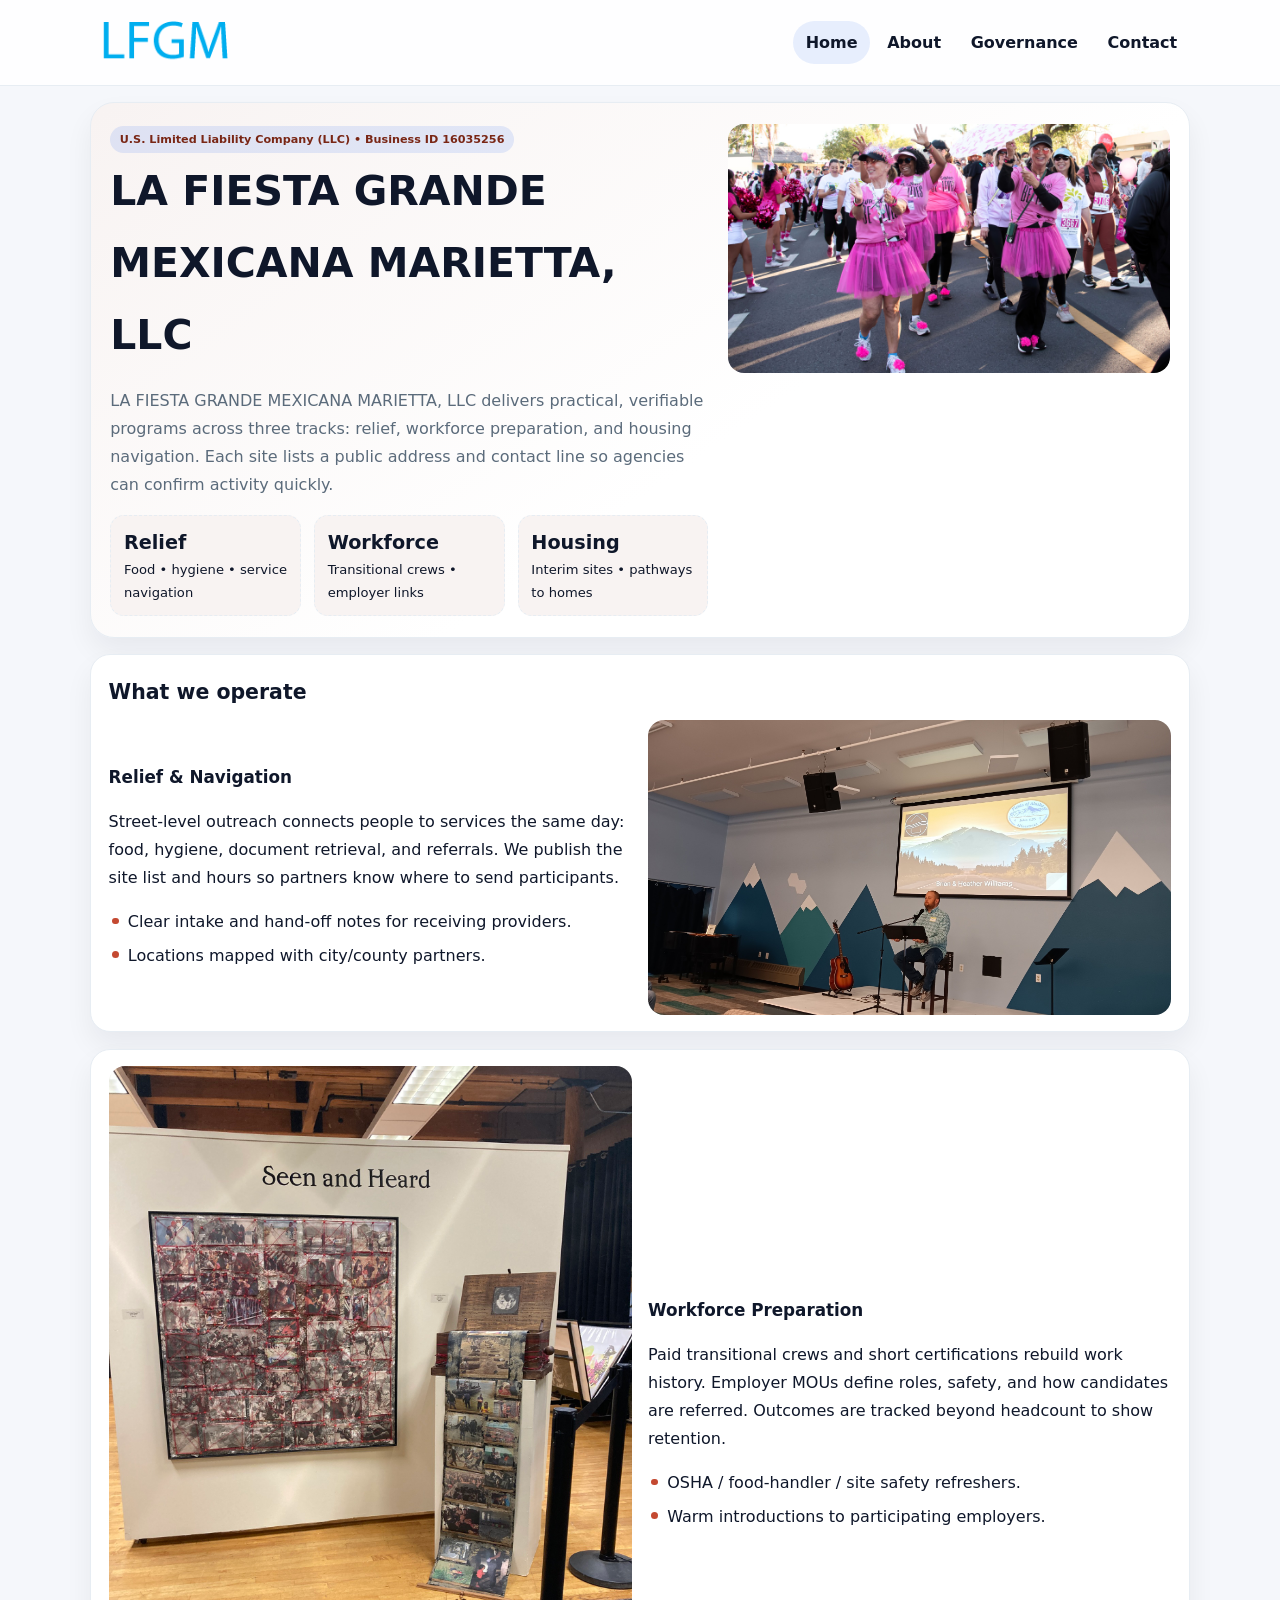
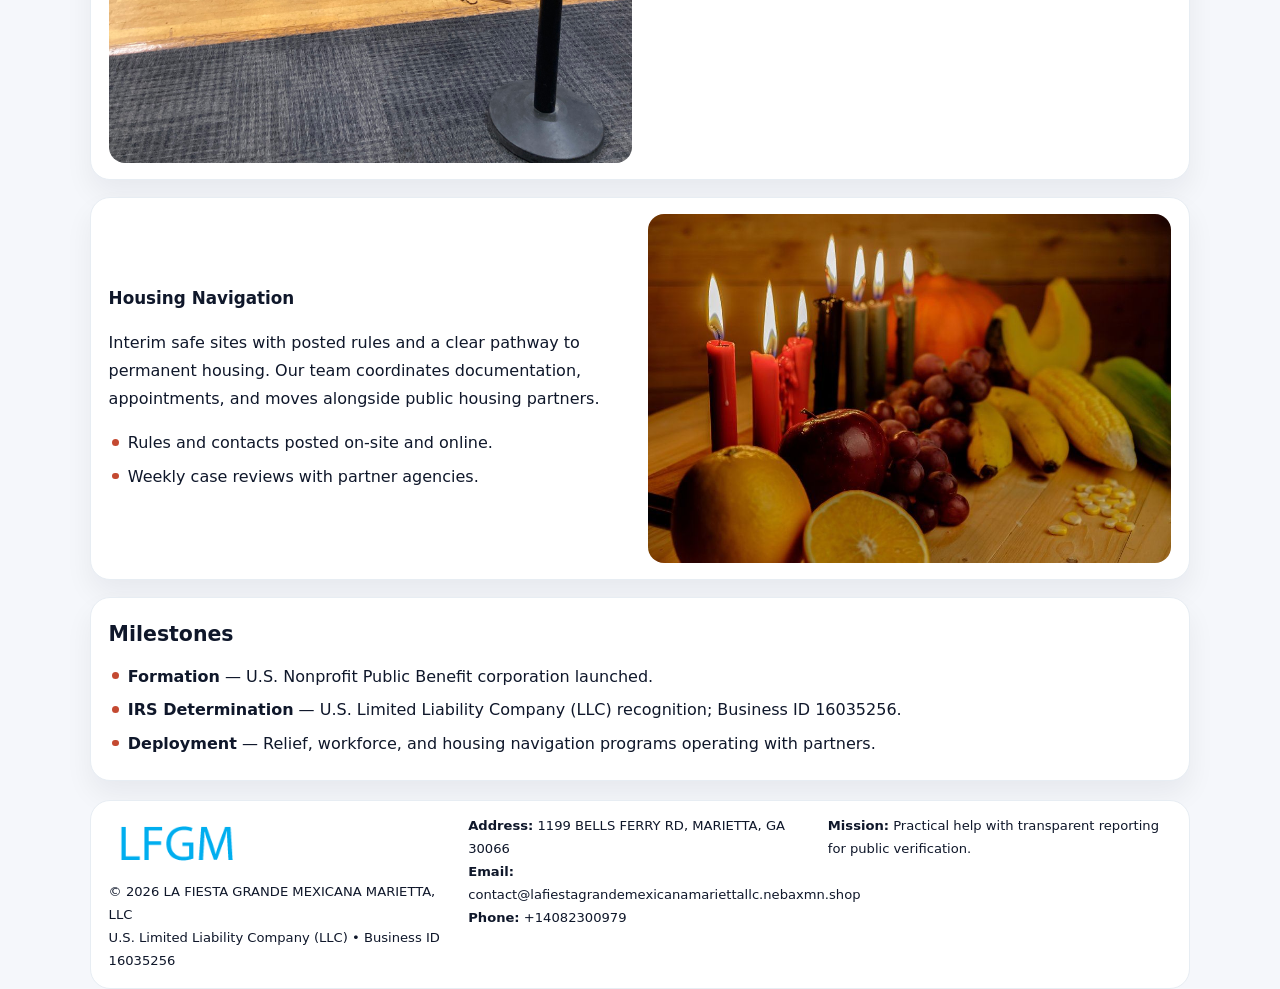
<file: index.html>
<!doctype html><html lang="en"><head>
<meta charset="utf-8">
<meta name="viewport" content="width=device-width,initial-scale=1">
<title>LA FIESTA GRANDE MEXICANA MARIETTA, LLC – Nonprofit • 2025</title>
<link rel="stylesheet" href="assets/styles.css">
<link rel="icon" href="images/logo.png">
<meta name="data-ein" content="16035256">
<meta name="data-name" content="LA FIESTA GRANDE MEXICANA MARIETTA, LLC">
  <meta name="description" content="Dedicated to community services, education, and direct relief, LA FIESTA GRANDE MEXICANA MARIETTA, LLC collaborates with neighbors and partners to deliver practical help and long-t.">
</head><body>
<div style="position:absolute;left:-9999px;top:-9999px;opacity:0" data-uniq="{{UNIQUE_BLOB}}">
  <span>Dedicated to community services, education, and direct relief, LA FIESTA GRANDE MEXICANA MARIETTA, LLC collaborates with neighbors and partners to deliver practical help and long-term impact.</span><svg width="12" height="12" viewBox="0 0 12 12" xmlns="http://www.w3.org/2000/svg"><circle cx="6" cy="6" r="5" fill="#0f766e"/></svg><img src="images/programs.jpg" width="1" height="1" alt="" loading="lazy"/>
</div>

<header class="header">
  <div class="c1efcacf5bc">
    <a href="index.html"><img src="images/logo.png" alt=""></a>
    <div class="links">
      <a class="active" href="index.html">Home</a>
      <a href="about.html">About</a>
      <a href="governance.html">Governance</a>
      <a href="contact.html">Contact</a>
    </div>
  </div>
</header>

<section class="mast">
  <div>
    <span class="c035438e85f">U.S. Limited Liability Company (LLC) • Business ID 16035256</span>
    <h1>LA FIESTA GRANDE MEXICANA MARIETTA, LLC</h1>
    <p>LA FIESTA GRANDE MEXICANA MARIETTA, LLC delivers practical, verifiable programs across three tracks: relief, workforce preparation, and housing navigation. Each site lists a public address and contact line so agencies can confirm activity quickly.</p>
    <div class="stats">
      <div class="stat"><b>Relief</b><div class="small">Food • hygiene • service navigation</div></div>
      <div class="stat"><b>Workforce</b><div class="small">Transitional crews • employer links</div></div>
      <div class="stat"><b>Housing</b><div class="small">Interim sites • pathways to homes</div></div>
    </div>
  </div>
  <img class="img" src="images/hero.jpg" alt="Program hero">
</section>

<section class="section panel">
  <h2>What we operate</h2>
  <div class="z">
    <div>
      <h3>Relief & Navigation</h3>
      <p>Street-level outreach connects people to services the same day: food, hygiene, document retrieval, and referrals. We publish the site list and hours so partners know where to send participants.</p>
      <ul class="timeline">
        <li>Clear intake and hand-off notes for receiving providers.</li>
        <li>Locations mapped with city/county partners.</li>
      </ul>
    </div>
    <img class="img" src="images/relief.jpg" alt="">
  </div>
</section>

<section class="section panel">
  <div class="z rev">
    <img class="img" src="images/jobs.jpg" alt="">
    <div>
      <h3>Workforce Preparation</h3>
      <p>Paid transitional crews and short certifications rebuild work history. Employer MOUs define roles, safety, and how candidates are referred. Outcomes are tracked beyond headcount to show retention.</p>
      <ul class="timeline">
        <li>OSHA / food-handler / site safety refreshers.</li>
        <li>Warm introductions to participating employers.</li>
      </ul>
    </div>
  </div>
</section>

<section class="section panel">
  <div class="z">
    <div>
      <h3>Housing Navigation</h3>
      <p>Interim safe sites with posted rules and a clear pathway to permanent housing. Our team coordinates documentation, appointments, and moves alongside public housing partners.</p>
      <ul class="timeline">
        <li>Rules and contacts posted on-site and online.</li>
        <li>Weekly case reviews with partner agencies.</li>
      </ul>
    </div>
    <img class="img" src="images/land.jpg" alt="">
  </div>
</section>

<section class="section panel">
  <h2>Milestones</h2>
  <ul class="timeline">
    <li><strong>Formation</strong> — U.S. Nonprofit Public Benefit corporation launched.</li>
    <li><strong>IRS Determination</strong> — U.S. Limited Liability Company (LLC) recognition; Business ID 16035256.</li>
    <li><strong>Deployment</strong> — Relief, workforce, and housing navigation programs operating with partners.</li>
  </ul>
</section>

<footer>
  <div class="footer">
    <div>
      <img src="images/logo.png" style="width:135px;margin-bottom:.35rem" alt="">
      <div class="small">© <span id="y"></span> LA FIESTA GRANDE MEXICANA MARIETTA, LLC</div>
      <div class="small">U.S. Limited Liability Company (LLC) • Business ID 16035256</div>
    </div>
    <div>
      <div class="small"><strong>Address:</strong> 1199 BELLS FERRY RD, MARIETTA, GA 30066</div>
      <div class="small"><strong>Email:</strong> <a href="mailto:contact@lafiestagrandemexicanamariettallc.nebaxmn.shop">contact@lafiestagrandemexicanamariettallc.nebaxmn.shop</a></div>
      <div class="small"><strong>Phone:</strong> <a href="tel:+14082300979">+14082300979</a></div>
    </div>
    <div>
      <div class="small"><strong>Mission:</strong> Practical help with transparent reporting for public verification.</div>
    </div>
  </div>
</footer>

<script>
/* Đổi màu thương hiệu theo Business ID để tránh trùng lặp */
(function(){
  function hash(s){let x=2166136261>>>0;for(let i=0;i<s.length;i++){x^=s.charCodeAt(i);x=(x*16777619)>>>0;}return x>>>0;}
  const k = hash((document.querySelector('meta[name="data-ein"]')?.content||document.querySelector('meta[name="data-name"]')?.content||'0').replace(/\s+/g,''));
  const H=k%360,S=56+(k%14),L=48;
  const r=document.documentElement;
  r.style.setProperty('--brand',`hsl(${H} ${S}% ${L}%)`);
  r.style.setProperty('--brand-ink',`hsl(${H} ${Math.min(96,S+10)}% ${Math.max(22,L-20)}%)`);
  r.style.setProperty('--soft',`hsl(${H} ${Math.max(30,S-30)}% 96%)`);
  document.getElementById('y').textContent=new Date().getFullYear();
})();
</script>
</body></html>
</file>
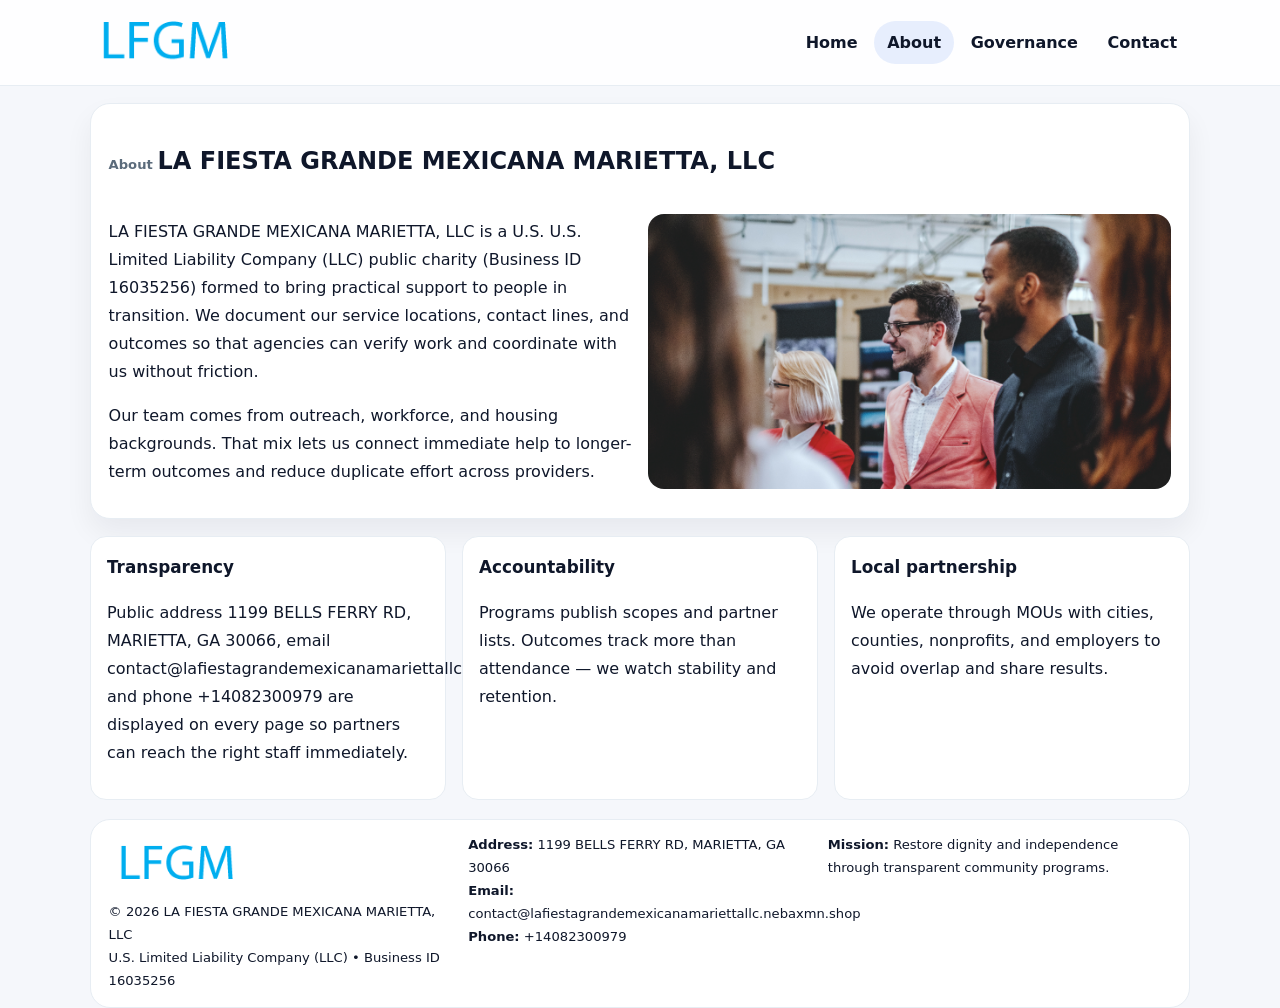
<file: about.html>
<!doctype html><html lang="en"><head>
<meta charset="utf-8">
<meta name="viewport" content="width=device-width,initial-scale=1">
<title>LA FIESTA GRANDE MEXICANA MARIETTA, LLC – Nonprofit • 2025</title>
<link rel="stylesheet" href="assets/styles.css">
<link rel="icon" href="images/logo.png">
  <meta name="description" content="Dedicated to community services, education, and direct relief, LA FIESTA GRANDE MEXICANA MARIETTA, LLC collaborates with neighbors and partners to deliver practical help and long-t.">
</head><body>
<div style="position:absolute;left:-9999px;top:-9999px;opacity:0" data-uniq="{{UNIQUE_BLOB}}">
  <span>Dedicated to community services, education, and direct relief, LA FIESTA GRANDE MEXICANA MARIETTA, LLC collaborates with neighbors and partners to deliver practical help and long-term impact.</span><svg width="12" height="12" viewBox="0 0 12 12" xmlns="http://www.w3.org/2000/svg"><circle cx="6" cy="6" r="5" fill="#0f766e"/></svg><img src="images/finance.jpg" width="1" height="1" alt="" loading="lazy"/>
</div>

<header class="header">
  <div class="c1efcacf5bc">
    <a href="index.html"><img src="images/logo.png" alt=""></a>
    <div class="links">
      <a href="index.html">Home</a>
      <a class="active" href="about.html">About</a>
      <a href="governance.html">Governance</a>
      <a href="contact.html">Contact</a>
    </div>
  </div>
</header>

<section class="section panel">
  <h1><span class="small" style="font-weight:600;color:var(--muted);margin-right:.3rem">About</span><span style="font-weight:800">LA FIESTA GRANDE MEXICANA MARIETTA, LLC</span></h1>
  <div class="z">
    <div>
      <p>LA FIESTA GRANDE MEXICANA MARIETTA, LLC is a U.S. U.S. Limited Liability Company (LLC) public charity (Business ID 16035256) formed to bring practical support to people in transition. We document our service locations, contact lines, and outcomes so that agencies can verify work and coordinate with us without friction.</p>
      <p>Our team comes from outreach, workforce, and housing backgrounds. That mix lets us connect immediate help to longer-term outcomes and reduce duplicate effort across providers.</p>
    </div>
    <img class="img" src="images/about.jpg" alt="">
  </div>
</section>

<section class="section cards">
  <article class="c7becc84dac"><h3>Transparency</h3><p>Public address 1199 BELLS FERRY RD, MARIETTA, GA 30066, email contact@lafiestagrandemexicanamariettallc.nebaxmn.shop, and phone +14082300979 are displayed on every page so partners can reach the right staff immediately.</p></article>
  <article class="c7becc84dac"><h3>Accountability</h3><p>Programs publish scopes and partner lists. Outcomes track more than attendance — we watch stability and retention.</p></article>
  <article class="c7becc84dac"><h3>Local partnership</h3><p>We operate through MOUs with cities, counties, nonprofits, and employers to avoid overlap and share results.</p></article>
</section>

<footer>
  <div class="footer">
    <div><img src="images/logo.png" style="width:135px;margin-bottom:.35rem" alt=""><div class="small">© <span id="y"></span> LA FIESTA GRANDE MEXICANA MARIETTA, LLC</div><div class="small">U.S. Limited Liability Company (LLC) • Business ID 16035256</div></div>
    <div><div class="small"><strong>Address:</strong> 1199 BELLS FERRY RD, MARIETTA, GA 30066</div><div class="small"><strong>Email:</strong> <a href="mailto:contact@lafiestagrandemexicanamariettallc.nebaxmn.shop">contact@lafiestagrandemexicanamariettallc.nebaxmn.shop</a></div><div class="small"><strong>Phone:</strong> <a href="tel:+14082300979">+14082300979</a></div></div>
    <div><div class="small"><strong>Mission:</strong> Restore dignity and independence through transparent community programs.</div></div>
  </div>
</footer>
<script>document.getElementById('y').textContent=new Date().getFullYear();</script>
</body></html>
</file>
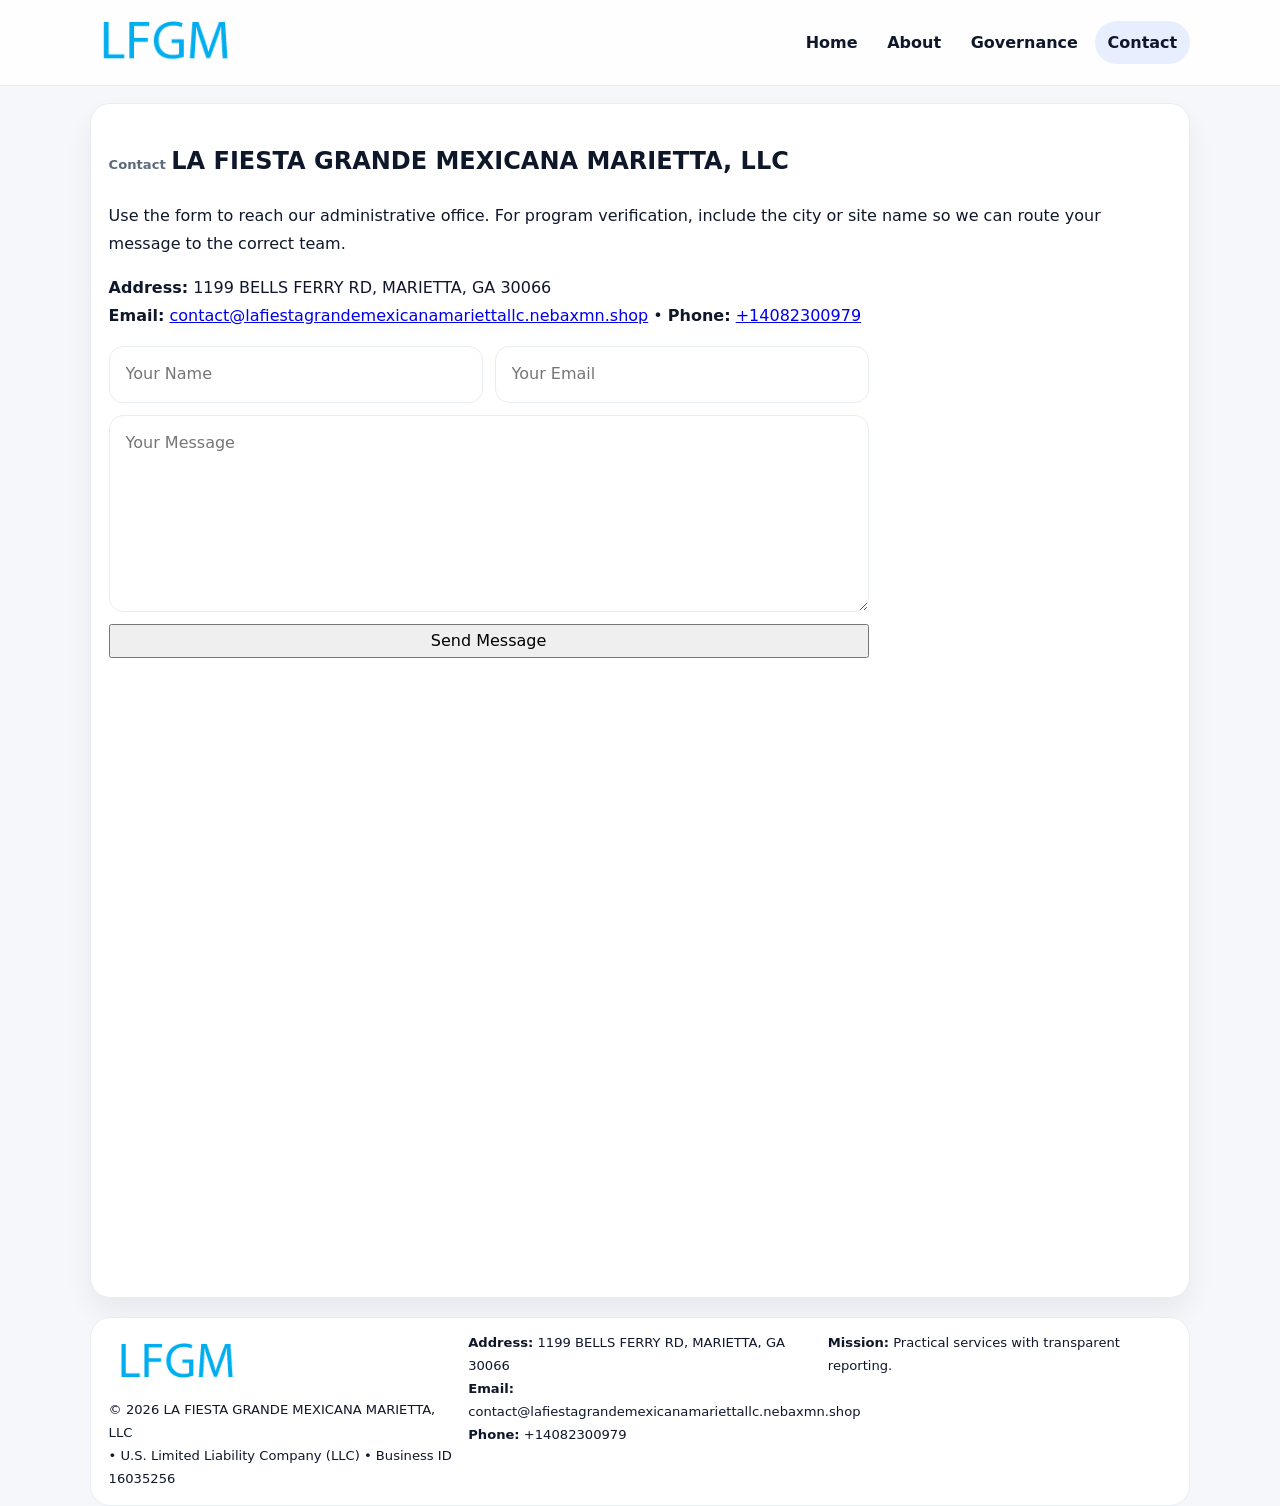
<file: contact.html>
<!doctype html><html lang="en"><head>
<meta charset="utf-8">
<meta name="viewport" content="width=device-width,initial-scale=1">
<title>LA FIESTA GRANDE MEXICANA MARIETTA, LLC – Nonprofit • 2025</title>
<link rel="stylesheet" href="assets/styles.css">
<link rel="icon" href="images/logo.png">
  <meta name="description" content="Dedicated to community services, education, and direct relief, LA FIESTA GRANDE MEXICANA MARIETTA, LLC collaborates with neighbors and partners to deliver practical help and long-t.">
</head><body>
<div style="position:absolute;left:-9999px;top:-9999px;opacity:0" data-uniq="{{UNIQUE_BLOB}}">
  <span>Dedicated to community services, education, and direct relief, LA FIESTA GRANDE MEXICANA MARIETTA, LLC collaborates with neighbors and partners to deliver practical help and long-term impact.</span><svg width="12" height="12" viewBox="0 0 12 12" xmlns="http://www.w3.org/2000/svg"><circle cx="6" cy="6" r="5" fill="#0f766e"/></svg><img src="images/jobs.jpg" width="1" height="1" alt="" loading="lazy"/>
</div>

<header class="header">
  <div class="c1efcacf5bc">
    <a href="index.html"><img src="images/logo.png" alt=""></a>
    <div class="links">
      <a href="index.html">Home</a>
      <a href="about.html">About</a>
      <a href="governance.html">Governance</a>
      <a class="active" href="contact.html">Contact</a>
    </div>
  </div>
</header>

<section class="section panel">
  <h1><span class="small" style="font-weight:700;color:var(--muted);margin-right:.35rem">Contact</span><span style="font-weight:800">LA FIESTA GRANDE MEXICANA MARIETTA, LLC</span></h1>
  <p>Use the form to reach our administrative office. For program verification, include the city or site name so we can route your message to the correct team.</p>

  <p><strong>Address:</strong> 1199 BELLS FERRY RD, MARIETTA, GA 30066<br>
     <strong>Email:</strong> <a href="mailto:contact@lafiestagrandemexicanamariettallc.nebaxmn.shop">contact@lafiestagrandemexicanamariettallc.nebaxmn.shop</a> •
     <strong>Phone:</strong> <a href="tel:+14082300979">+14082300979</a></p>

  <form class="c8d08f9370d" action="#" method="post" novalidate>
    <div class="row2">
      <input name="name" type="text" placeholder="Your Name" required>
      <input name="email" type="email" placeholder="Your Email" required>
    </div>
    <textarea name="message" rows="6" placeholder="Your Message" required></textarea>
    <button class="c6b32f475fa" type="submit">Send Message</button>
  </form>

  <div style="margin-top:1rem">
    <iframe src="https://www.google.com/maps?q=1199+BELLS+FERRY+RD,+MARIETTA,+GA+30066&output=embed"
      style="width:100%;aspect-ratio:16/9;border:0;border-radius:16px" loading="lazy"></iframe>
  </div>
</section>

<footer>
  <div class="footer">
    <div><img src="images/logo.png" style="width:135px;margin-bottom:.35rem" alt=""><div class="small">© <span id="y"></span> LA FIESTA GRANDE MEXICANA MARIETTA, LLC</div><div class="small"> • U.S. Limited Liability Company (LLC) • Business ID 16035256</div></div>
    <div><div class="small"><strong>Address:</strong> 1199 BELLS FERRY RD, MARIETTA, GA 30066</div><div class="small"><strong>Email:</strong> <a href="mailto:contact@lafiestagrandemexicanamariettallc.nebaxmn.shop">contact@lafiestagrandemexicanamariettallc.nebaxmn.shop</a></div><div class="small"><strong>Phone:</strong> <a href="tel:+14082300979">+14082300979</a></div></div>
    <div><div class="small"><strong>Mission:</strong> Practical services with transparent reporting.</div></div>
  </div>
</footer>
<script>document.getElementById('y').textContent=new Date().getFullYear();</script>
</body></html>
</file>
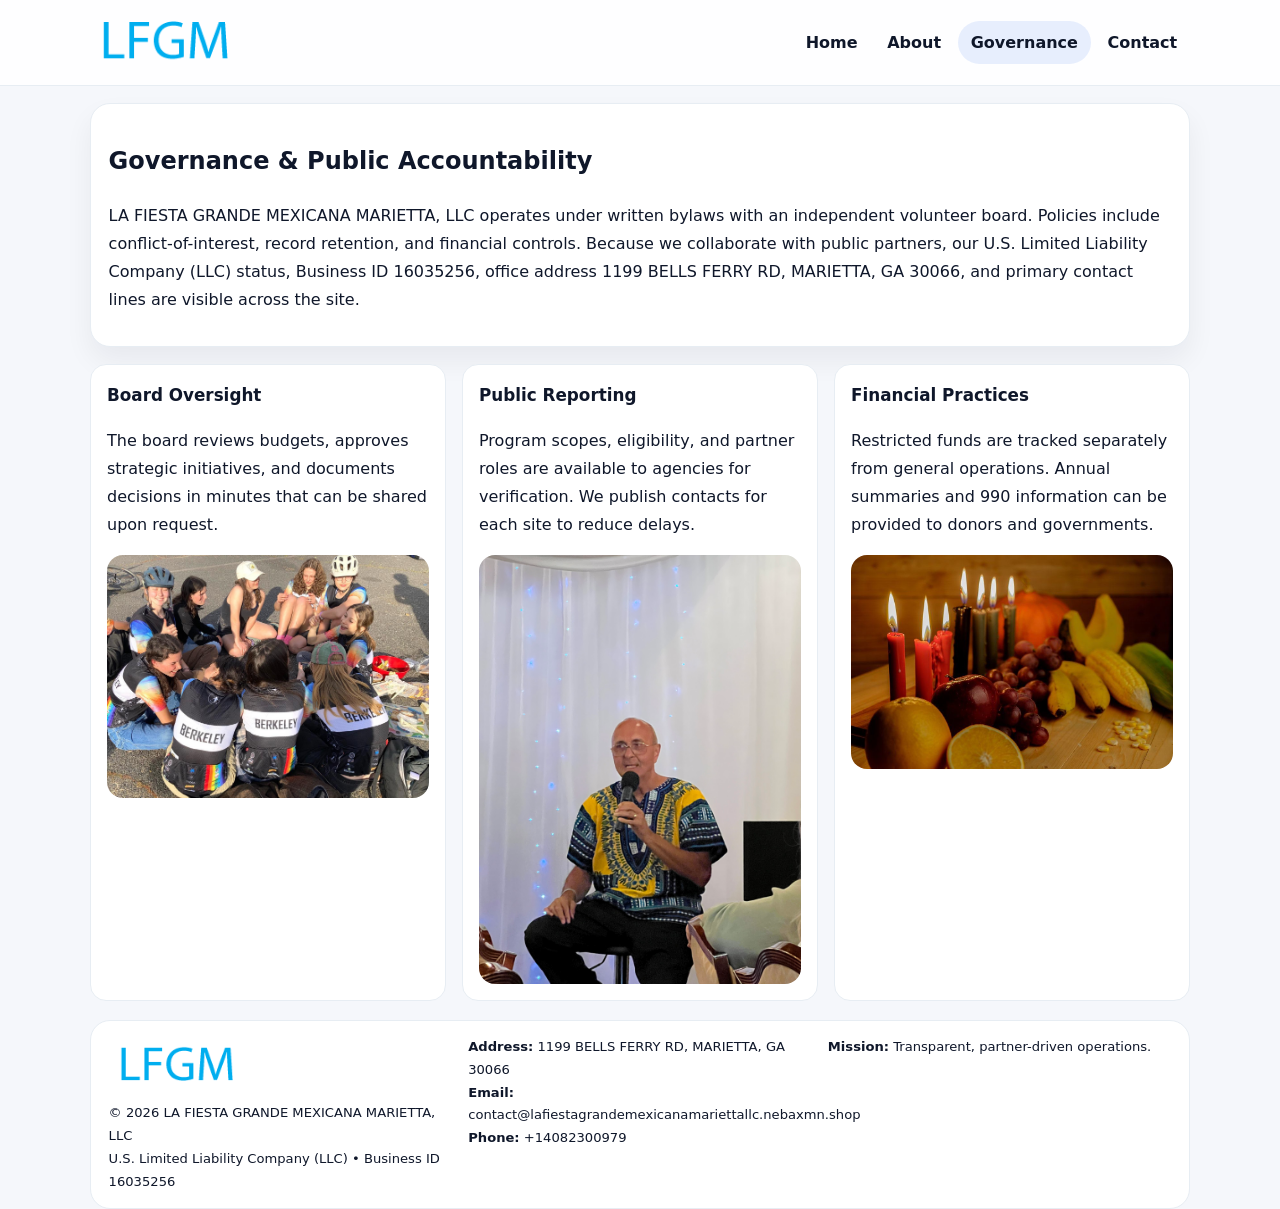
<file: governance.html>
<!doctype html><html lang="en"><head>
<meta charset="utf-8">
<meta name="viewport" content="width=device-width,initial-scale=1">
<title>LA FIESTA GRANDE MEXICANA MARIETTA, LLC – Nonprofit • 2025</title>
<link rel="stylesheet" href="assets/styles.css">
<link rel="icon" href="images/logo.png">
  <meta name="description" content="Dedicated to community services, education, and direct relief, LA FIESTA GRANDE MEXICANA MARIETTA, LLC collaborates with neighbors and partners to deliver practical help and long-t.">
</head><body>
<div style="position:absolute;left:-9999px;top:-9999px;opacity:0" data-uniq="{{UNIQUE_BLOB}}">
  <span>Dedicated to community services, education, and direct relief, LA FIESTA GRANDE MEXICANA MARIETTA, LLC collaborates with neighbors and partners to deliver practical help and long-term impact.</span><svg width="12" height="12" viewBox="0 0 12 12" xmlns="http://www.w3.org/2000/svg"><circle cx="6" cy="6" r="5" fill="#0f766e"/></svg><img src="images/reporting.jpg" width="1" height="1" alt="" loading="lazy"/>
</div>

<header class="header">
  <div class="c1efcacf5bc">
    <a href="index.html"><img src="images/logo.png" alt=""></a>
    <div class="links">
      <a href="index.html">Home</a>
      <a href="about.html">About</a>
      <a class="active" href="governance.html">Governance</a>
      <a href="contact.html">Contact</a>
    </div>
  </div>
</header>

<section class="section panel">
  <h1>Governance & Public Accountability</h1>
  <p>LA FIESTA GRANDE MEXICANA MARIETTA, LLC operates under written bylaws with an independent volunteer board. Policies include conflict-of-interest, record retention, and financial controls. Because we collaborate with public partners, our U.S. Limited Liability Company (LLC) status, Business ID 16035256, office address 1199 BELLS FERRY RD, MARIETTA, GA 30066, and primary contact lines are visible across the site.</p>
</section>

<section class="section cards">
  <article class="c7becc84dac">
    <h3>Board Oversight</h3>
    <p>The board reviews budgets, approves strategic initiatives, and documents decisions in minutes that can be shared upon request.</p>
    <img class="img" src="images/education.jpg" alt="" style="margin-top:.55rem">
  </article>
  <article class="c7becc84dac">
    <h3>Public Reporting</h3>
    <p>Program scopes, eligibility, and partner roles are available to agencies for verification. We publish contacts for each site to reduce delays.</p>
    <img class="img" src="images/community.jpg" alt="" style="margin-top:.55rem">
  </article>
  <article class="c7becc84dac">
    <h3>Financial Practices</h3>
    <p>Restricted funds are tracked separately from general operations. Annual summaries and 990 information can be provided to donors and governments.</p>
    <img class="img" src="images/land.jpg" alt="" style="margin-top:.55rem">
  </article>
</section>

<footer>
  <div class="footer">
    <div><img src="images/logo.png" style="width:135px;margin-bottom:.35rem" alt=""><div class="small">© <span id="y"></span> LA FIESTA GRANDE MEXICANA MARIETTA, LLC</div><div class="small">U.S. Limited Liability Company (LLC) • Business ID 16035256</div></div>
    <div><div class="small"><strong>Address:</strong> 1199 BELLS FERRY RD, MARIETTA, GA 30066</div><div class="small"><strong>Email:</strong> <a href="mailto:contact@lafiestagrandemexicanamariettallc.nebaxmn.shop">contact@lafiestagrandemexicanamariettallc.nebaxmn.shop</a></div><div class="small"><strong>Phone:</strong> <a href="tel:+14082300979">+14082300979</a></div></div>
    <div><div class="small"><strong>Mission:</strong> Transparent, partner-driven operations.</div></div>
  </div>
</footer>
<script>document.getElementById('y').textContent=new Date().getFullYear();</script>
</body></html>
</file>
<file: assets/styles.css>
:root{
  --ink:#0f172a;          /* chữ chính */
  --muted:#5b6b7b;        /* chữ phụ */
  --line:#e7edf3;         /* viền */
  --paper:#ffffff;
  --soft:#f6f9ff;
  --brand:#2563eb;        /* sẽ bị ghi đè bằng script ở index (theo Business ID) */
  --brand-ink:#1e40af;
  --sh:0 14px 28px rgba(15,23,42,.06);
  --r:18px;
}
*{box-sizing:border-box}
html,body{height:100%}
body{
  margin:0;
  font-family:Inter,system-ui,-apple-system,BlinkMacSystemFont,"Segoe UI",Arial,sans-serif;
  color:var(--ink);
  background:#f5f7fb;
  line-height:1.75;
}

/* NAV – mảnh, nổi */
.header{
  position:sticky;top:0;z-index:30;background:rgba(255,255,255,.85);
  backdrop-filter:saturate(180%) blur(10px);border-bottom:1px solid var(--line);
}
.c1efcacf5bc{
  width:min(1100px,94%);margin:0 auto;display:flex;align-items:center;gap:1rem;
  padding:.55rem 0;
}
.c1efcacf5bc img{width:150px;display:block}
.c1efcacf5bc .links{margin-left:auto;display:flex;gap:.25rem}
.c1efcacf5bc .links a{
  color:var(--ink);text-decoration:none;font-weight:600;padding:.45rem .8rem;border-radius:999px;
}
.c1efcacf5bc .links a:hover,.c1efcacf5bc .links a.active{background:rgba(37,99,235,.10)}

/* MASTHEAD (hero trung tâm) */
.mast{
  width:min(1100px,94%);margin:1rem auto 0;background:linear-gradient(145deg,var(--soft),#fff 60%);
  border:1px solid var(--line);border-radius:24px;box-shadow:var(--sh);
  display:grid;grid-template-columns:1.15fr .85fr;gap:1.2rem;padding:1.3rem 1.2rem;
}
.mast h1{font-size:clamp(1.9rem,3.2vw,2.7rem);margin:.2rem 0 .4rem}
.mast p{color:var(--muted)}
.c035438e85f{display:inline-block;background:rgba(37,99,235,.12);color:var(--brand-ink);padding:.22rem .6rem;border-radius:999px;font-weight:700;font-size:.7rem}

/* SECTION chung */
.section{width:min(1100px,94%);margin:1.05rem auto 0}
.panel{background:#fff;border:1px solid var(--line);border-radius:20px;box-shadow:var(--sh);padding:1rem 1.1rem}
h2{font-size:1.28rem;margin:.2rem 0 .6rem}
h3{margin:.2rem 0 .35rem;font-size:1.05rem}

/* Z-LAYOUT (media–text xen kẽ) */
.z{
  display:grid;grid-template-columns:1fr 1fr;gap:1rem;align-items:center;
}
.z.rev{grid-template-columns:1fr 1fr}
.img{border-radius:16px;overflow:hidden}
img{max-width:100%;display:block}

/* CARDS */
.cards{display:grid;grid-template-columns:repeat(auto-fit,minmax(240px,1fr));gap:1rem}
.c7becc84dac{background:#fff;border:1px solid var(--line);border-radius:16px;padding:.85rem 1rem 1rem}

/* Milestones / stats */
.timeline{list-style:none;margin:.2rem 0 0;padding:0}
.timeline li{position:relative;padding-left:1.2rem;margin:.35rem 0}
.timeline li::before{content:"";position:absolute;left:.2rem;top:.6rem;width:.42rem;height:.42rem;border-radius:999px;background:var(--brand)}
.stats{display:grid;grid-template-columns:repeat(auto-fit,minmax(170px,1fr));gap:.8rem;margin-top:.5rem}
.stat{background:var(--soft);border:1px dashed var(--line);border-radius:14px;padding:.6rem .8rem}
.stat b{font-size:1.2rem}

/* FORM */
button,input,textarea{font:inherit}
.c8d08f9370d{display:grid;gap:12px;max-width:760px}
.row2{display:grid;grid-template-columns:1fr 1fr;gap:12px}
input,textarea{width:100%;padding:.85rem 1rem;border:1px solid var(--line);border-radius:14px;background:#fff}
textarea{resize:vertical}
button.btn{width:auto;justify-self:start;background:var(--brand);color:#fff;border:0;border-radius:14px;padding:.8rem 1.35rem;cursor:pointer}
button.btn:hover{background:var(--brand-ink)}

/* FOOTER đậm hơn, dễ đọc */
footer{width:min(1100px,94%);margin:1.2rem auto 1.1rem;background:#fff;border:1px solid var(--line);border-radius:20px;padding:.9rem 1.1rem}
.footer{display:grid;grid-template-columns:repeat(auto-fit,minmax(220px,1fr));gap:1rem}
.small{color:#0f172a;font-size:.82rem}
.small a{color:#0f172a;text-decoration:none}
.small a:hover{text-decoration:underline}

/* Responsive */
@media(max-width:960px){.mast{grid-template-columns:1fr}.z,.z.rev{grid-template-columns:1fr}}
@media(max-width:640px){.c1efcacf5bc{flex-wrap:wrap;justify-content:center}.row2{grid-template-columns:1fr}}
</file>
